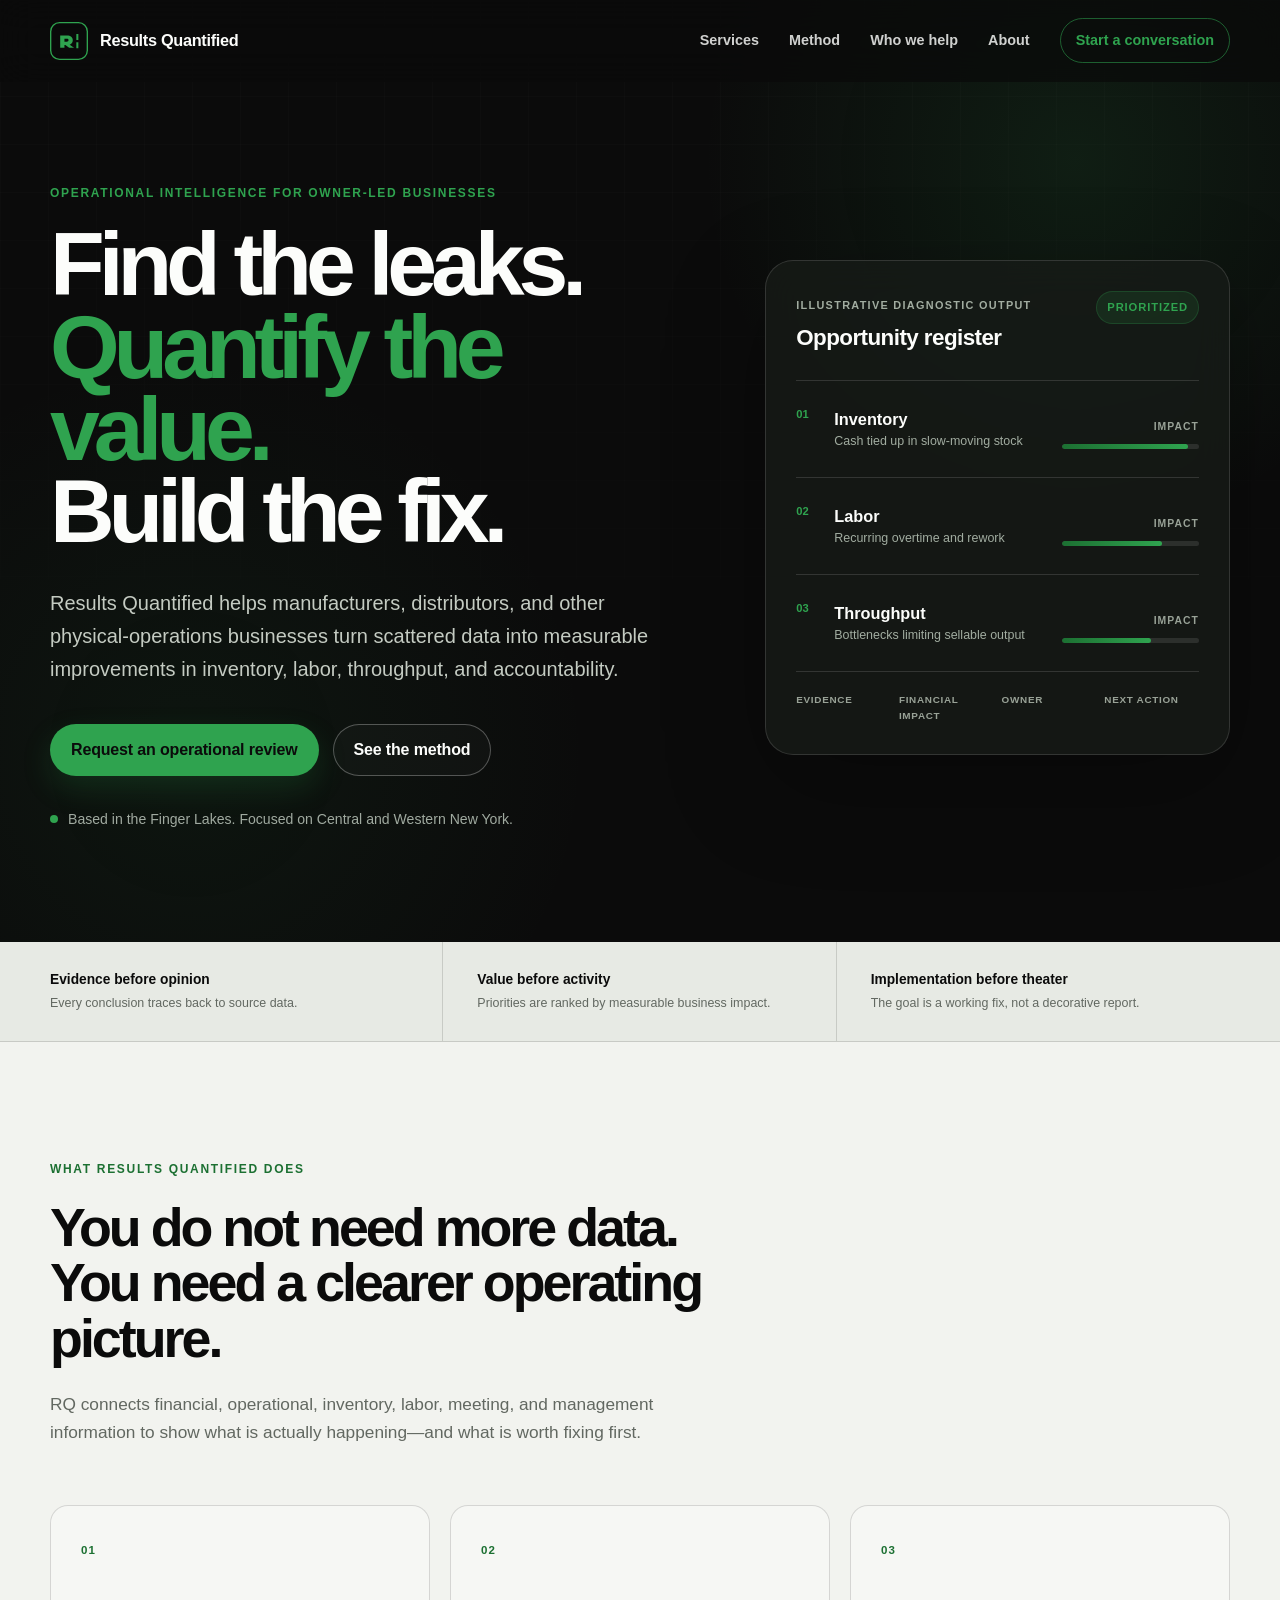
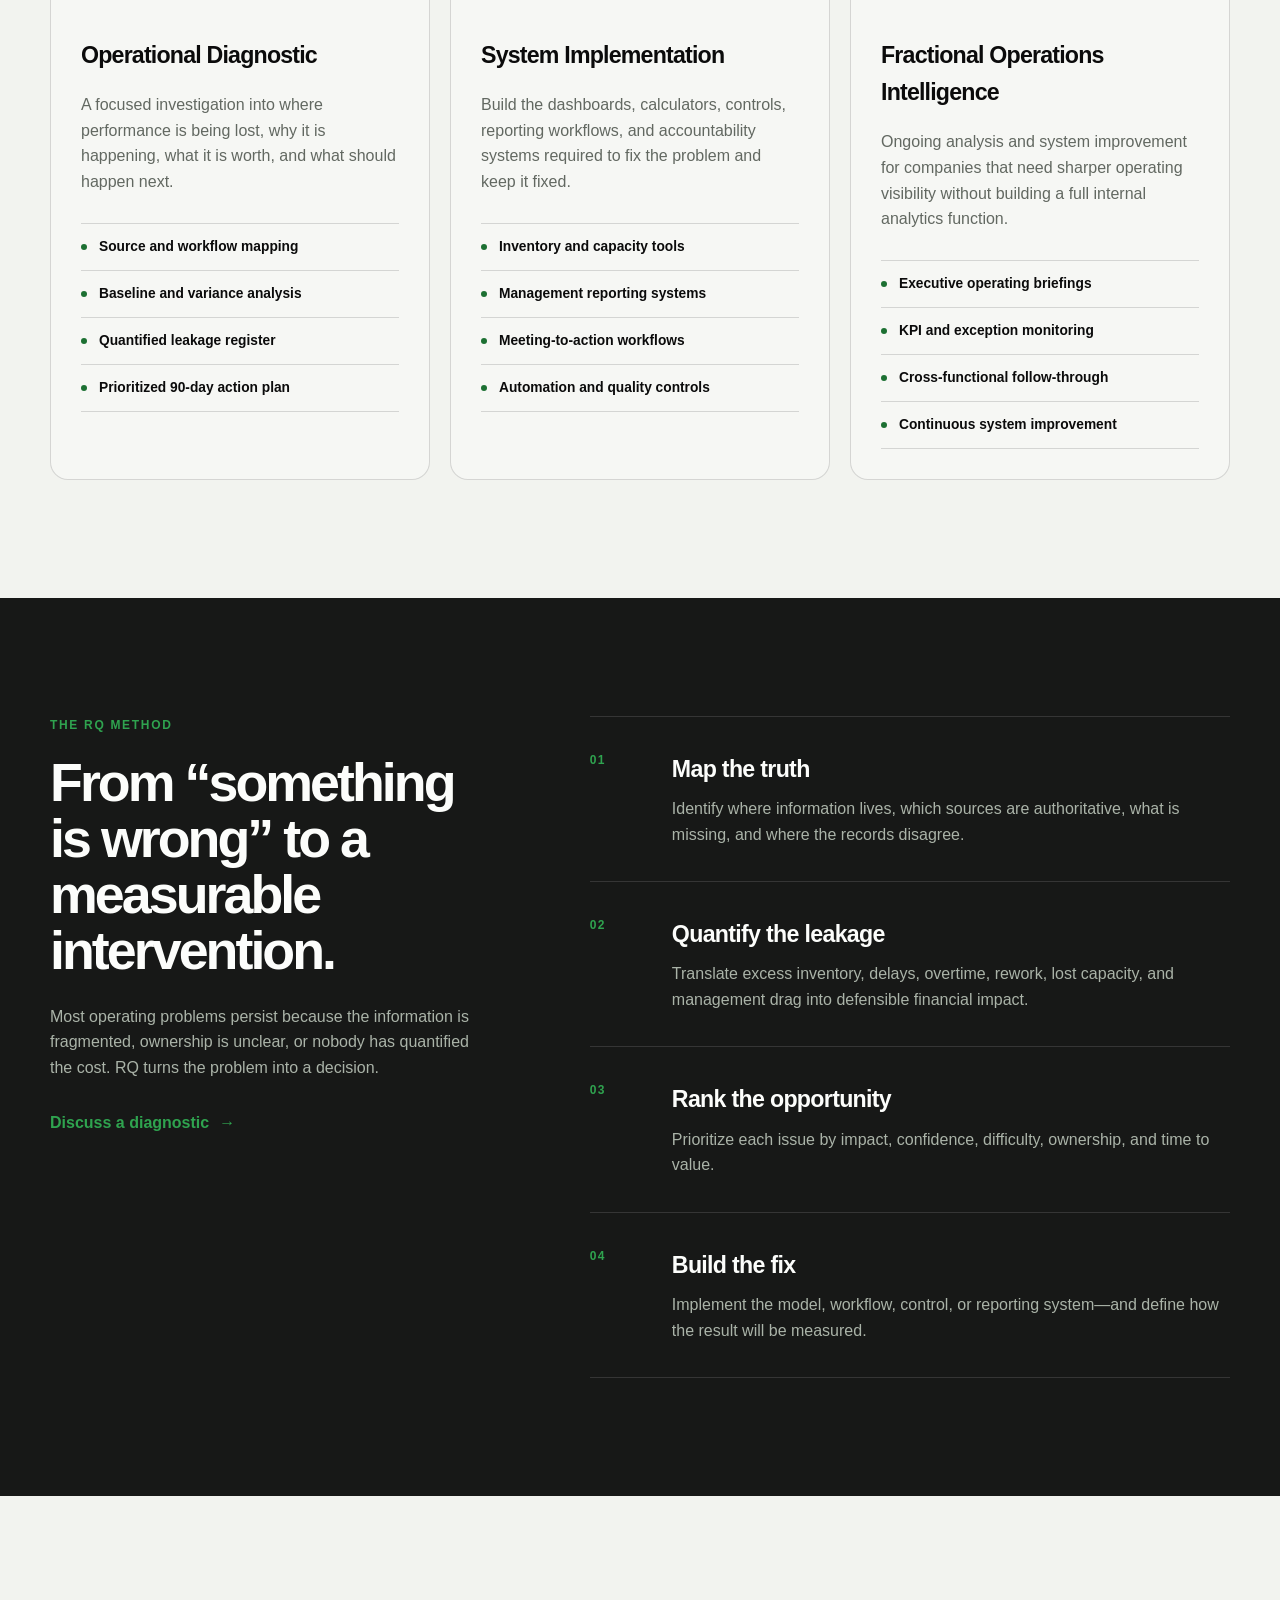
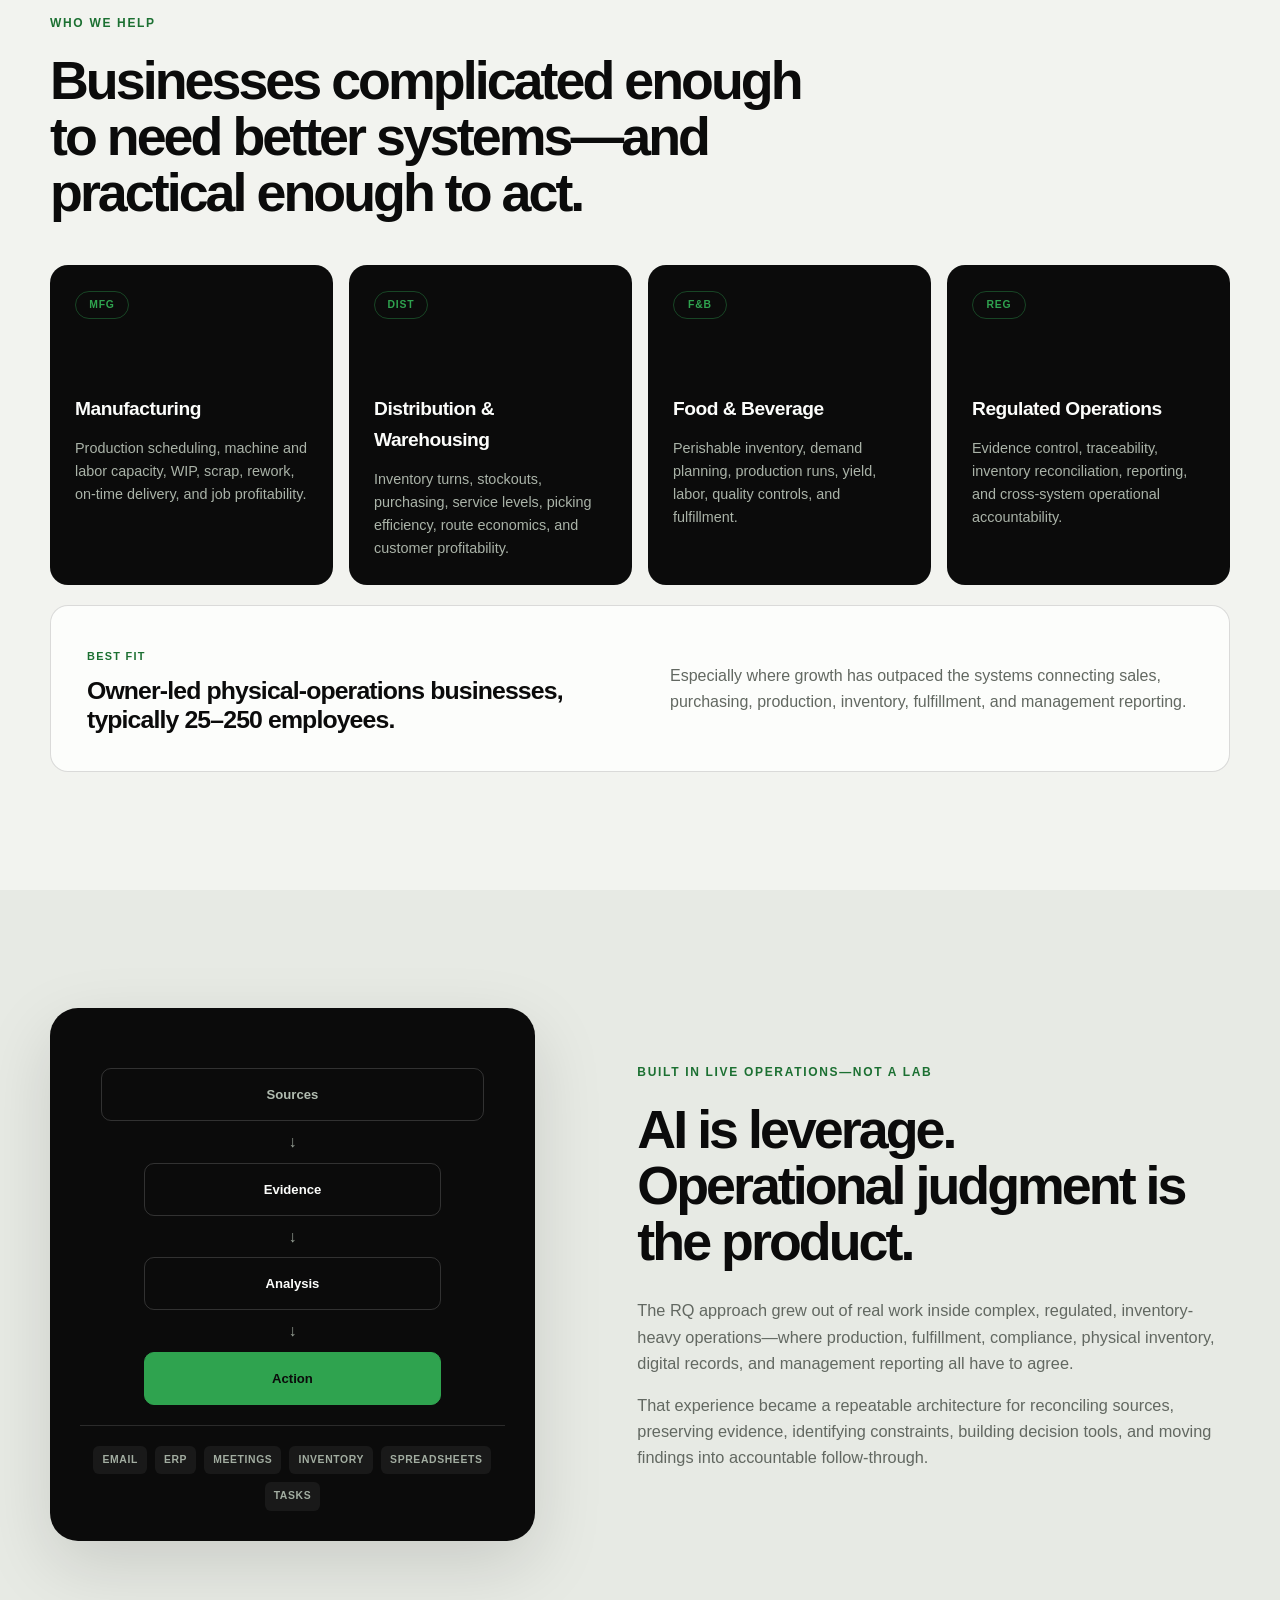
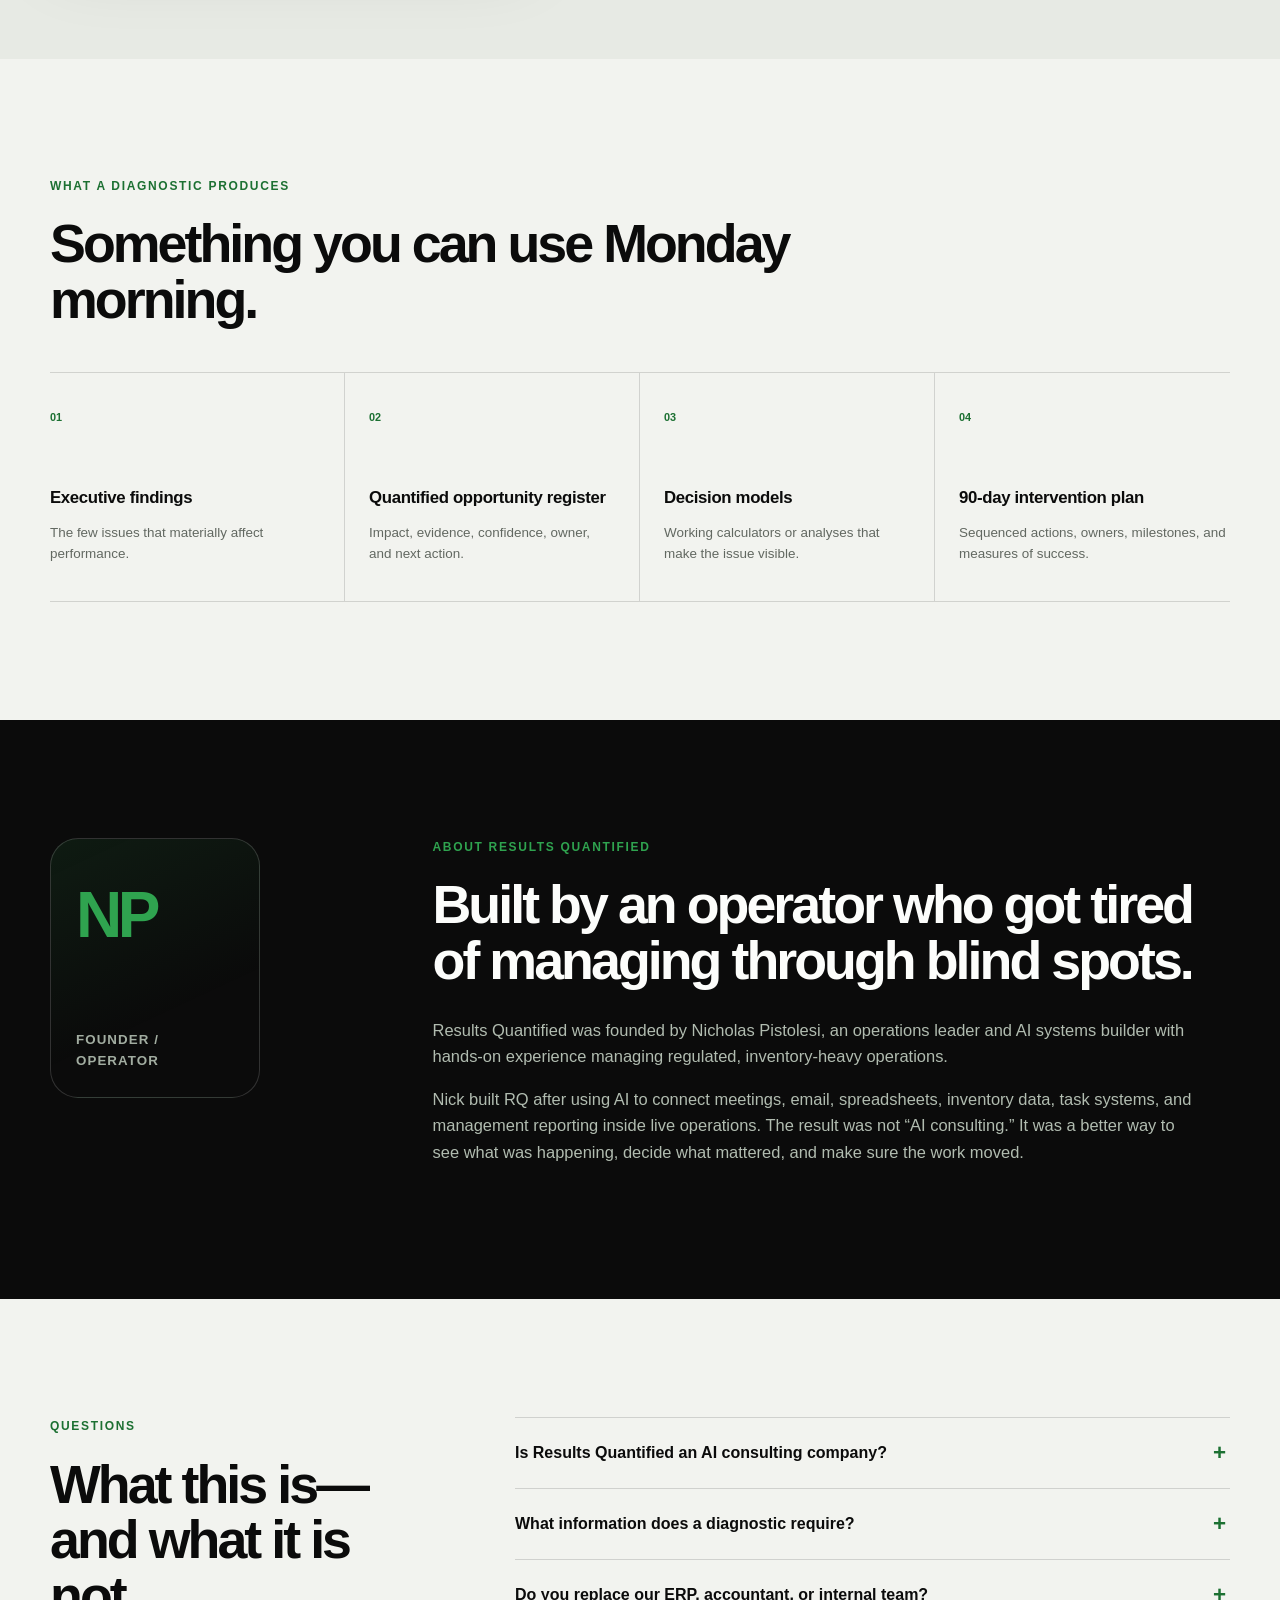
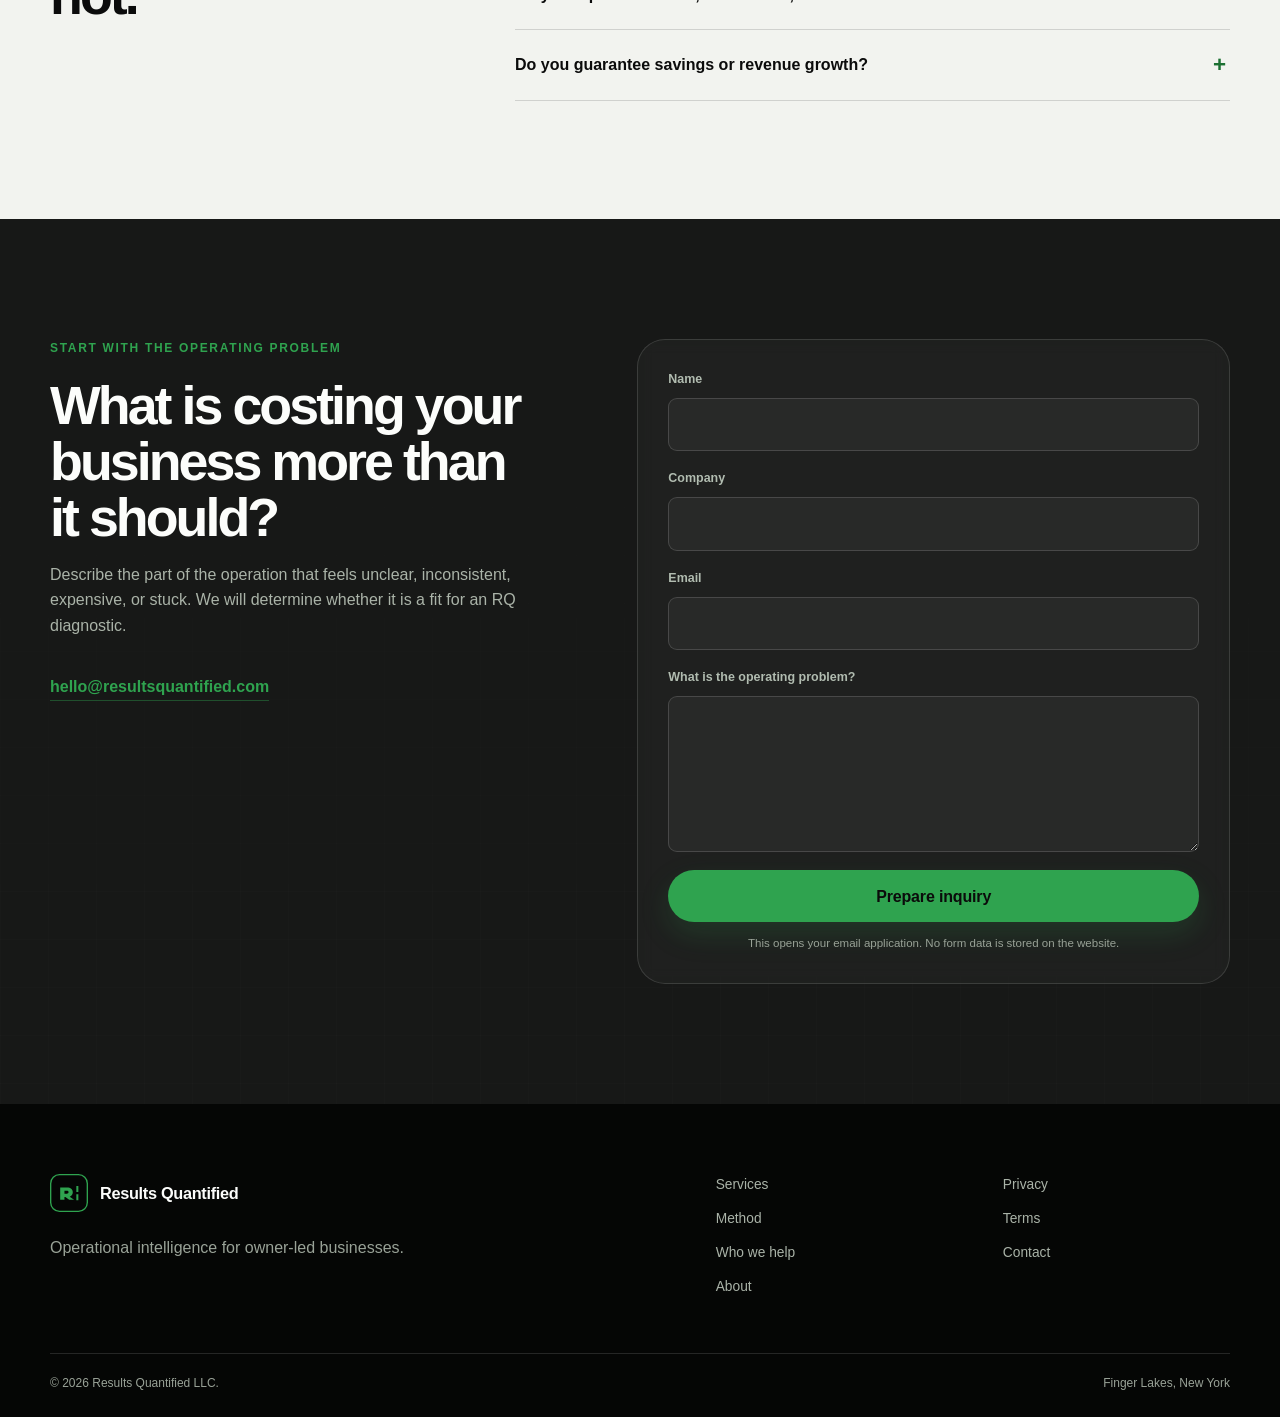
<file: index.html>
<!doctype html>
<html lang="en">
<head>
  <meta charset="utf-8">
  <meta name="viewport" content="width=device-width, initial-scale=1">
  <title>Results Quantified | Operational Intelligence for Owner-Led Businesses</title>
  <meta name="description" content="Results Quantified helps owner-led manufacturers, distributors, and physical-operations businesses find operational leakage, quantify the value, and build the fix.">
  <meta name="robots" content="index, follow">
  <meta name="theme-color" content="#0b0b0b">
  <link rel="canonical" href="https://resultsquantified.com/">
  <link rel="icon" href="/assets/favicon.svg?v=black-green" type="image/svg+xml">
  <link rel="apple-touch-icon" href="/assets/apple-touch-icon.png?v=black-green">
  <link rel="manifest" href="/site.webmanifest">
  <meta property="og:type" content="website">
  <meta property="og:url" content="https://resultsquantified.com/">
  <meta property="og:title" content="Results Quantified">
  <meta property="og:description" content="Find the leaks. Quantify the value. Build the fix.">
  <meta property="og:image" content="https://resultsquantified.com/assets/og-image.png?v=black-green">
  <meta name="twitter:card" content="summary_large_image">
  <meta name="twitter:title" content="Results Quantified">
  <meta name="twitter:description" content="Operational intelligence for owner-led businesses.">
  <meta name="twitter:image" content="https://resultsquantified.com/assets/og-image.png?v=black-green">
  <link rel="stylesheet" href="/styles.css?v=black-green">
  <script type="application/ld+json">
  {
    "@context": "https://schema.org",
    "@type": "ProfessionalService",
    "name": "Results Quantified",
    "url": "https://resultsquantified.com",
    "description": "Operational diagnostics, systems implementation, and ongoing operations intelligence for owner-led physical-operations businesses.",
    "areaServed": ["Central New York", "Western New York", "Finger Lakes", "United States"],
    "founder": {
      "@type": "Person",
      "name": "Nicholas Pistolesi"
    }
  }
  </script>
</head>
<body>
  <a class="skip-link" href="#main">Skip to main content</a>

  <header class="site-header" data-header>
    <div class="container nav-wrap">
      <a class="brand" href="#top" aria-label="Results Quantified home">
        <span class="brand-mark" aria-hidden="true">
          <svg viewBox="0 0 56 56" role="img">
            <rect x="1" y="1" width="54" height="54" rx="13" fill="none" stroke="currentColor" stroke-width="2"/>
            <path d="M15 38V20h10.2c5.1 0 8.4 2.6 8.4 7 0 3.2-1.7 5.4-4.6 6.4L35.5 38h-7.3l-5.5-4.1h-1.4V38H15Zm6.3-9h3.4c1.7 0 2.6-.7 2.6-2.1 0-1.4-.9-2.1-2.6-2.1h-3.4V29Z" fill="currentColor"/>
            <path d="M38.8 17.5h3v9h-3zM38.8 30h3v8.5h-3z" fill="currentColor"/>
          </svg>
        </span>
        <span class="brand-name">Results <strong>Quantified</strong></span>
      </a>

      <button class="menu-toggle" type="button" aria-expanded="false" aria-controls="primary-nav" data-menu-toggle>
        <span></span><span></span><span></span>
        <span class="sr-only">Toggle navigation</span>
      </button>

      <nav class="primary-nav" id="primary-nav" aria-label="Primary navigation" data-nav>
        <a href="#services">Services</a>
        <a href="#method">Method</a>
        <a href="#fit">Who we help</a>
        <a href="#about">About</a>
        <a class="nav-cta" href="#contact">Start a conversation</a>
      </nav>
    </div>
  </header>

  <main id="main">
    <section class="hero" id="top">
      <div class="hero-grid" aria-hidden="true"></div>
      <div class="container hero-layout">
        <div class="hero-copy reveal">
          <p class="eyebrow">Operational intelligence for owner-led businesses</p>
          <h1>Find the leaks.<br><span>Quantify the value.</span><br>Build the fix.</h1>
          <p class="hero-lede">Results Quantified helps manufacturers, distributors, and other physical-operations businesses turn scattered data into measurable improvements in inventory, labor, throughput, and accountability.</p>
          <div class="hero-actions">
            <a class="button button-primary" href="#contact">Request an operational review</a>
            <a class="button button-ghost" href="#method">See the method</a>
          </div>
          <div class="hero-note">
            <span class="pulse-dot" aria-hidden="true"></span>
            Based in the Finger Lakes. Focused on Central and Western New York.
          </div>
        </div>

        <div class="diagnostic-card reveal reveal-delay" aria-label="Illustrative diagnostic output">
          <div class="card-topline">
            <div>
              <span class="mini-label">Illustrative diagnostic output</span>
              <h2>Opportunity register</h2>
            </div>
            <span class="status-pill">Prioritized</span>
          </div>

          <div class="metric-row">
            <div>
              <span class="metric-index">01</span>
              <strong>Inventory</strong>
              <small>Cash tied up in slow-moving stock</small>
            </div>
            <div class="metric-signal">
              <span class="signal-label">Impact</span>
              <div class="signal-track"><span style="--fill: 92%"></span></div>
            </div>
          </div>

          <div class="metric-row">
            <div>
              <span class="metric-index">02</span>
              <strong>Labor</strong>
              <small>Recurring overtime and rework</small>
            </div>
            <div class="metric-signal">
              <span class="signal-label">Impact</span>
              <div class="signal-track"><span style="--fill: 73%"></span></div>
            </div>
          </div>

          <div class="metric-row">
            <div>
              <span class="metric-index">03</span>
              <strong>Throughput</strong>
              <small>Bottlenecks limiting sellable output</small>
            </div>
            <div class="metric-signal">
              <span class="signal-label">Impact</span>
              <div class="signal-track"><span style="--fill: 65%"></span></div>
            </div>
          </div>

          <div class="card-footer">
            <span>Evidence</span>
            <span>Financial impact</span>
            <span>Owner</span>
            <span>Next action</span>
          </div>
        </div>
      </div>
    </section>

    <section class="proof-strip" aria-label="Results Quantified principles">
      <div class="container proof-grid">
        <div><strong>Evidence before opinion</strong><span>Every conclusion traces back to source data.</span></div>
        <div><strong>Value before activity</strong><span>Priorities are ranked by measurable business impact.</span></div>
        <div><strong>Implementation before theater</strong><span>The goal is a working fix, not a decorative report.</span></div>
      </div>
    </section>

    <section class="section section-light" id="services">
      <div class="container">
        <div class="section-heading reveal">
          <p class="eyebrow dark">What Results Quantified does</p>
          <h2>You do not need more data.<br>You need a clearer operating picture.</h2>
          <p>RQ connects financial, operational, inventory, labor, meeting, and management information to show what is actually happening—and what is worth fixing first.</p>
        </div>

        <div class="service-grid">
          <article class="service-card reveal">
            <span class="service-number">01</span>
            <h3>Operational Diagnostic</h3>
            <p>A focused investigation into where performance is being lost, why it is happening, what it is worth, and what should happen next.</p>
            <ul>
              <li>Source and workflow mapping</li>
              <li>Baseline and variance analysis</li>
              <li>Quantified leakage register</li>
              <li>Prioritized 90-day action plan</li>
            </ul>
          </article>

          <article class="service-card reveal reveal-delay-1">
            <span class="service-number">02</span>
            <h3>System Implementation</h3>
            <p>Build the dashboards, calculators, controls, reporting workflows, and accountability systems required to fix the problem and keep it fixed.</p>
            <ul>
              <li>Inventory and capacity tools</li>
              <li>Management reporting systems</li>
              <li>Meeting-to-action workflows</li>
              <li>Automation and quality controls</li>
            </ul>
          </article>

          <article class="service-card reveal reveal-delay-2">
            <span class="service-number">03</span>
            <h3>Fractional Operations Intelligence</h3>
            <p>Ongoing analysis and system improvement for companies that need sharper operating visibility without building a full internal analytics function.</p>
            <ul>
              <li>Executive operating briefings</li>
              <li>KPI and exception monitoring</li>
              <li>Cross-functional follow-through</li>
              <li>Continuous system improvement</li>
            </ul>
          </article>
        </div>
      </div>
    </section>

    <section class="section section-dark" id="method">
      <div class="container method-layout">
        <div class="method-intro reveal">
          <p class="eyebrow">The RQ method</p>
          <h2>From “something is wrong” to a measurable intervention.</h2>
          <p>Most operating problems persist because the information is fragmented, ownership is unclear, or nobody has quantified the cost. RQ turns the problem into a decision.</p>
          <a class="text-link" href="#contact">Discuss a diagnostic <span aria-hidden="true">→</span></a>
        </div>

        <ol class="method-steps">
          <li class="reveal">
            <span>01</span>
            <div><h3>Map the truth</h3><p>Identify where information lives, which sources are authoritative, what is missing, and where the records disagree.</p></div>
          </li>
          <li class="reveal reveal-delay-1">
            <span>02</span>
            <div><h3>Quantify the leakage</h3><p>Translate excess inventory, delays, overtime, rework, lost capacity, and management drag into defensible financial impact.</p></div>
          </li>
          <li class="reveal reveal-delay-2">
            <span>03</span>
            <div><h3>Rank the opportunity</h3><p>Prioritize each issue by impact, confidence, difficulty, ownership, and time to value.</p></div>
          </li>
          <li class="reveal reveal-delay-3">
            <span>04</span>
            <div><h3>Build the fix</h3><p>Implement the model, workflow, control, or reporting system—and define how the result will be measured.</p></div>
          </li>
        </ol>
      </div>
    </section>

    <section class="section section-light fit-section" id="fit">
      <div class="container">
        <div class="section-heading compact reveal">
          <p class="eyebrow dark">Who we help</p>
          <h2>Businesses complicated enough to need better systems—and practical enough to act.</h2>
        </div>

        <div class="fit-grid">
          <article class="fit-card reveal">
            <span class="fit-icon">MFG</span>
            <h3>Manufacturing</h3>
            <p>Production scheduling, machine and labor capacity, WIP, scrap, rework, on-time delivery, and job profitability.</p>
          </article>
          <article class="fit-card reveal reveal-delay-1">
            <span class="fit-icon">DIST</span>
            <h3>Distribution & Warehousing</h3>
            <p>Inventory turns, stockouts, purchasing, service levels, picking efficiency, route economics, and customer profitability.</p>
          </article>
          <article class="fit-card reveal reveal-delay-2">
            <span class="fit-icon">F&amp;B</span>
            <h3>Food & Beverage</h3>
            <p>Perishable inventory, demand planning, production runs, yield, labor, quality controls, and fulfillment.</p>
          </article>
          <article class="fit-card reveal reveal-delay-3">
            <span class="fit-icon">REG</span>
            <h3>Regulated Operations</h3>
            <p>Evidence control, traceability, inventory reconciliation, reporting, and cross-system operational accountability.</p>
          </article>
        </div>

        <div class="fit-callout reveal">
          <div>
            <span class="mini-label dark-label">Best fit</span>
            <h3>Owner-led physical-operations businesses, typically 25–250 employees.</h3>
          </div>
          <p>Especially where growth has outpaced the systems connecting sales, purchasing, production, inventory, fulfillment, and management reporting.</p>
        </div>
      </div>
    </section>

    <section class="section built-section">
      <div class="container built-layout">
        <div class="built-visual reveal" aria-hidden="true">
          <div class="system-map">
            <div class="map-node map-node-source">Sources</div>
            <div class="map-arrow">↓</div>
            <div class="map-node">Evidence</div>
            <div class="map-arrow">↓</div>
            <div class="map-node">Analysis</div>
            <div class="map-arrow">↓</div>
            <div class="map-node map-node-accent">Action</div>
          </div>
          <div class="system-tags">
            <span>Email</span><span>ERP</span><span>Meetings</span><span>Inventory</span><span>Spreadsheets</span><span>Tasks</span>
          </div>
        </div>
        <div class="built-copy reveal reveal-delay">
          <p class="eyebrow dark">Built in live operations—not a lab</p>
          <h2>AI is leverage. Operational judgment is the product.</h2>
          <p>The RQ approach grew out of real work inside complex, regulated, inventory-heavy operations—where production, fulfillment, compliance, physical inventory, digital records, and management reporting all have to agree.</p>
          <p>That experience became a repeatable architecture for reconciling sources, preserving evidence, identifying constraints, building decision tools, and moving findings into accountable follow-through.</p>
        </div>
      </div>
    </section>

    <section class="section section-light deliverables-section">
      <div class="container">
        <div class="section-heading compact reveal">
          <p class="eyebrow dark">What a diagnostic produces</p>
          <h2>Something you can use Monday morning.</h2>
        </div>
        <div class="deliverables-grid">
          <div class="deliverable reveal"><span>01</span><h3>Executive findings</h3><p>The few issues that materially affect performance.</p></div>
          <div class="deliverable reveal reveal-delay-1"><span>02</span><h3>Quantified opportunity register</h3><p>Impact, evidence, confidence, owner, and next action.</p></div>
          <div class="deliverable reveal reveal-delay-2"><span>03</span><h3>Decision models</h3><p>Working calculators or analyses that make the issue visible.</p></div>
          <div class="deliverable reveal reveal-delay-3"><span>04</span><h3>90-day intervention plan</h3><p>Sequenced actions, owners, milestones, and measures of success.</p></div>
        </div>
      </div>
    </section>

    <section class="section about-section" id="about">
      <div class="container about-layout">
        <div class="about-label reveal">
          <span>NP</span>
          <small>Founder / Operator</small>
        </div>
        <div class="about-copy reveal reveal-delay">
          <p class="eyebrow">About Results Quantified</p>
          <h2>Built by an operator who got tired of managing through blind spots.</h2>
          <p>Results Quantified was founded by Nicholas Pistolesi, an operations leader and AI systems builder with hands-on experience managing regulated, inventory-heavy operations.</p>
          <p>Nick built RQ after using AI to connect meetings, email, spreadsheets, inventory data, task systems, and management reporting inside live operations. The result was not “AI consulting.” It was a better way to see what was happening, decide what mattered, and make sure the work moved.</p>
        </div>
      </div>
    </section>

    <section class="section faq-section section-light">
      <div class="container faq-layout">
        <div class="section-heading compact reveal">
          <p class="eyebrow dark">Questions</p>
          <h2>What this is—and what it is not.</h2>
        </div>
        <div class="faq-list">
          <details class="reveal">
            <summary>Is Results Quantified an AI consulting company?</summary>
            <p>AI is part of the leverage, not the thing being sold. The product is operational clarity, quantified opportunity, better systems, and measurable follow-through.</p>
          </details>
          <details class="reveal reveal-delay-1">
            <summary>What information does a diagnostic require?</summary>
            <p>It depends on the problem, but may include order, inventory, purchasing, labor, production, financial, meeting, task, or management-reporting data. Scope and access are defined before work begins.</p>
          </details>
          <details class="reveal reveal-delay-2">
            <summary>Do you replace our ERP, accountant, or internal team?</summary>
            <p>No. RQ works across the systems and people you already have, identifies the gaps between them, and builds the operating layer needed to make the information useful.</p>
          </details>
          <details class="reveal reveal-delay-3">
            <summary>Do you guarantee savings or revenue growth?</summary>
            <p>No responsible diagnostic can guarantee an outcome before the evidence is reviewed. RQ separates verified findings, estimates, assumptions, and unresolved questions so decisions are based on what the data actually supports.</p>
          </details>
        </div>
      </div>
    </section>

    <section class="contact-section" id="contact">
      <div class="contact-grid" aria-hidden="true"></div>
      <div class="container contact-layout">
        <div class="contact-copy reveal">
          <p class="eyebrow">Start with the operating problem</p>
          <h2>What is costing your business more than it should?</h2>
          <p>Describe the part of the operation that feels unclear, inconsistent, expensive, or stuck. We will determine whether it is a fit for an RQ diagnostic.</p>
          <a class="contact-email" href="mailto:hello@resultsquantified.com">hello@resultsquantified.com</a>
        </div>

        <form class="contact-form reveal reveal-delay" id="contact-form">
          <div class="form-row">
            <label for="name">Name</label>
            <input id="name" name="name" autocomplete="name" required>
          </div>
          <div class="form-row">
            <label for="company">Company</label>
            <input id="company" name="company" autocomplete="organization" required>
          </div>
          <div class="form-row">
            <label for="email">Email</label>
            <input id="email" name="email" type="email" autocomplete="email" required>
          </div>
          <div class="form-row">
            <label for="problem">What is the operating problem?</label>
            <textarea id="problem" name="problem" rows="5" required></textarea>
          </div>
          <button class="button button-primary form-button" type="submit">Prepare inquiry</button>
          <p class="form-note">This opens your email application. No form data is stored on the website.</p>
        </form>
      </div>
    </section>
  </main>

  <footer class="site-footer">
    <div class="container footer-grid">
      <div>
        <a class="brand footer-brand" href="#top">
          <span class="brand-mark" aria-hidden="true">
            <svg viewBox="0 0 56 56"><rect x="1" y="1" width="54" height="54" rx="13" fill="none" stroke="currentColor" stroke-width="2"/><path d="M15 38V20h10.2c5.1 0 8.4 2.6 8.4 7 0 3.2-1.7 5.4-4.6 6.4L35.5 38h-7.3l-5.5-4.1h-1.4V38H15Zm6.3-9h3.4c1.7 0 2.6-.7 2.6-2.1 0-1.4-.9-2.1-2.6-2.1h-3.4V29Z" fill="currentColor"/><path d="M38.8 17.5h3v9h-3zM38.8 30h3v8.5h-3z" fill="currentColor"/></svg>
          </span>
          <span class="brand-name">Results <strong>Quantified</strong></span>
        </a>
        <p>Operational intelligence for owner-led businesses.</p>
      </div>
      <div class="footer-links">
        <a href="#services">Services</a>
        <a href="#method">Method</a>
        <a href="#fit">Who we help</a>
        <a href="#about">About</a>
      </div>
      <div class="footer-links">
        <a href="/privacy.html">Privacy</a>
        <a href="/terms.html">Terms</a>
        <a href="mailto:hello@resultsquantified.com">Contact</a>
      </div>
    </div>
    <div class="container footer-bottom">
      <span>© <span data-year></span> Results Quantified LLC.</span>
      <span>Finger Lakes, New York</span>
    </div>
  </footer>

  <script src="/script.js" defer></script>
</body>
</html>
</file>
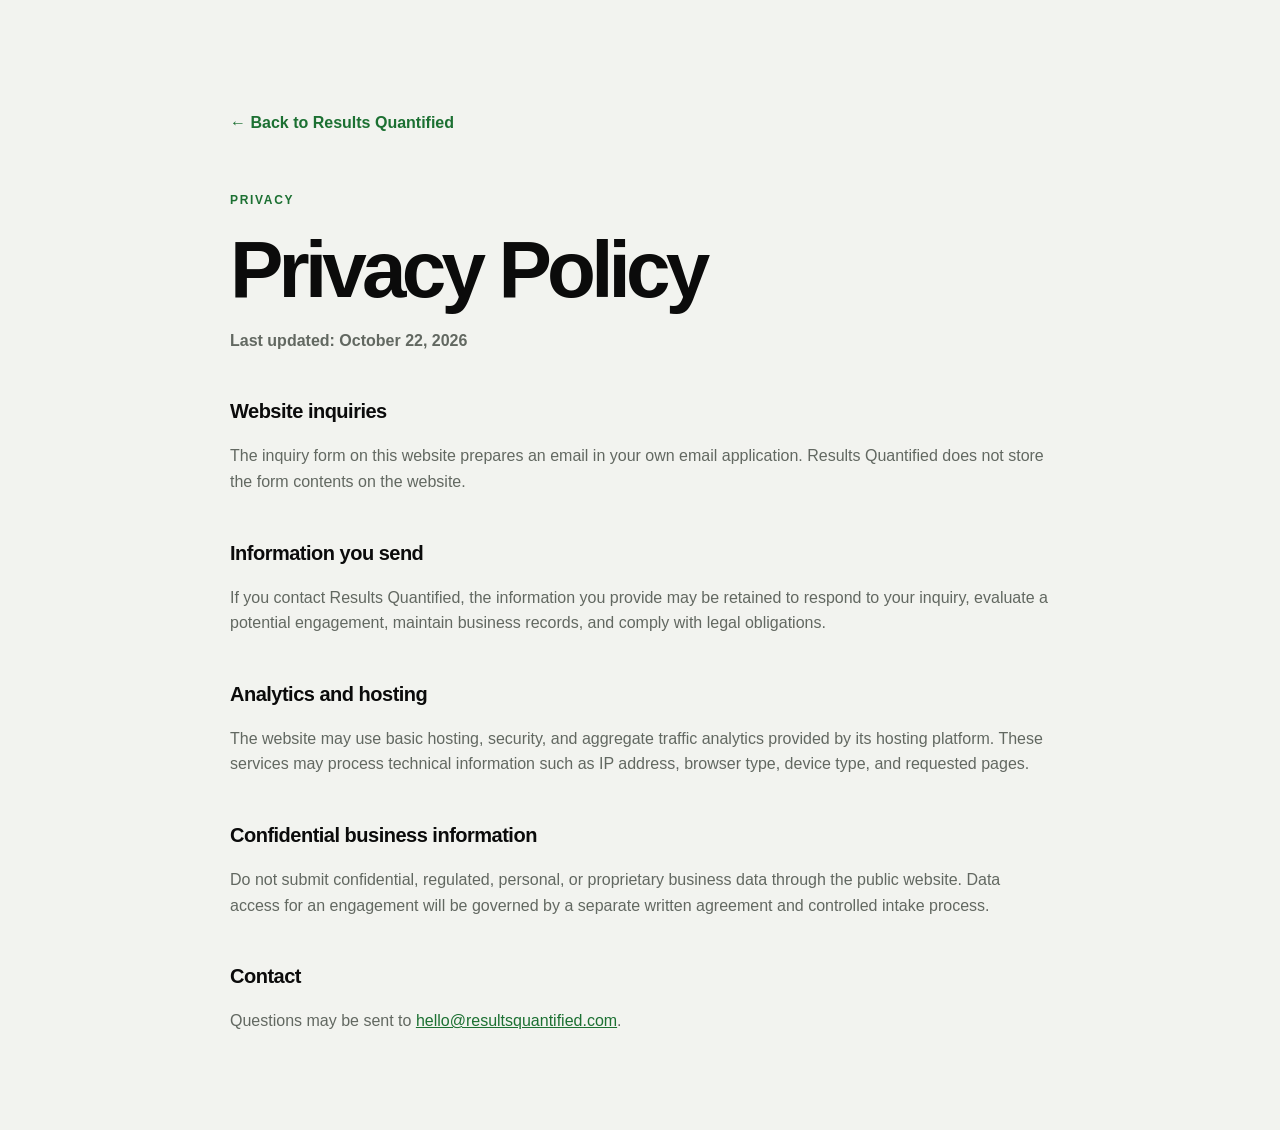
<file: privacy.html>
<!doctype html>
<html lang="en">
<head>
  <meta charset="utf-8">
  <meta name="viewport" content="width=device-width, initial-scale=1">
  <title>Privacy | Results Quantified</title>
  <meta name="robots" content="index, follow">
  <link rel="canonical" href="https://resultsquantified.com/privacy.html">
  <link rel="icon" href="/assets/favicon.svg?v=black-green" type="image/svg+xml">
  <link rel="stylesheet" href="/styles.css?v=black-green">
</head>
<body>
  <main class="legal-page">
    <div class="container legal-wrap">
      <a class="text-link" href="/">← Back to Results Quantified</a>
      <p class="eyebrow dark">Privacy</p>
      <h1>Privacy Policy</h1>
      <p><strong>Last updated: October 22, 2026</strong></p>
      <h2>Website inquiries</h2>
      <p>The inquiry form on this website prepares an email in your own email application. Results Quantified does not store the form contents on the website.</p>
      <h2>Information you send</h2>
      <p>If you contact Results Quantified, the information you provide may be retained to respond to your inquiry, evaluate a potential engagement, maintain business records, and comply with legal obligations.</p>
      <h2>Analytics and hosting</h2>
      <p>The website may use basic hosting, security, and aggregate traffic analytics provided by its hosting platform. These services may process technical information such as IP address, browser type, device type, and requested pages.</p>
      <h2>Confidential business information</h2>
      <p>Do not submit confidential, regulated, personal, or proprietary business data through the public website. Data access for an engagement will be governed by a separate written agreement and controlled intake process.</p>
      <h2>Contact</h2>
      <p>Questions may be sent to <a href="mailto:hello@resultsquantified.com">hello@resultsquantified.com</a>.</p>
    </div>
  </main>
</body>
</html>
</file>
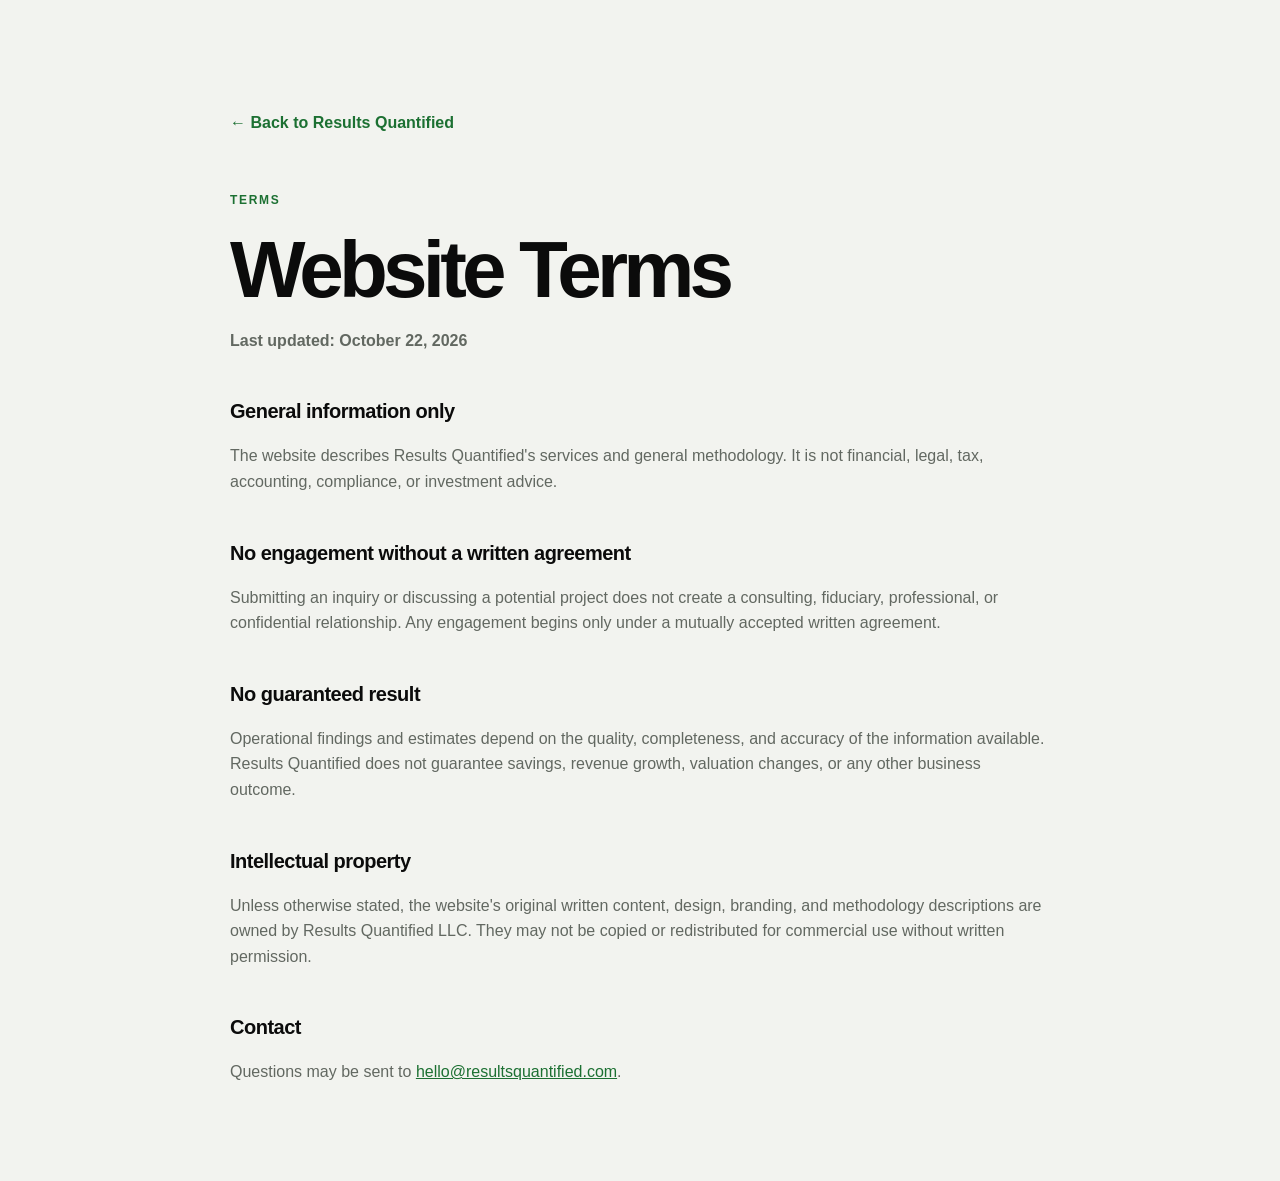
<file: terms.html>
<!doctype html>
<html lang="en">
<head>
  <meta charset="utf-8">
  <meta name="viewport" content="width=device-width, initial-scale=1">
  <title>Terms | Results Quantified</title>
  <meta name="robots" content="index, follow">
  <link rel="canonical" href="https://resultsquantified.com/terms.html">
  <link rel="icon" href="/assets/favicon.svg?v=black-green" type="image/svg+xml">
  <link rel="stylesheet" href="/styles.css?v=black-green">
</head>
<body>
  <main class="legal-page">
    <div class="container legal-wrap">
      <a class="text-link" href="/">← Back to Results Quantified</a>
      <p class="eyebrow dark">Terms</p>
      <h1>Website Terms</h1>
      <p><strong>Last updated: October 22, 2026</strong></p>
      <h2>General information only</h2>
      <p>The website describes Results Quantified's services and general methodology. It is not financial, legal, tax, accounting, compliance, or investment advice.</p>
      <h2>No engagement without a written agreement</h2>
      <p>Submitting an inquiry or discussing a potential project does not create a consulting, fiduciary, professional, or confidential relationship. Any engagement begins only under a mutually accepted written agreement.</p>
      <h2>No guaranteed result</h2>
      <p>Operational findings and estimates depend on the quality, completeness, and accuracy of the information available. Results Quantified does not guarantee savings, revenue growth, valuation changes, or any other business outcome.</p>
      <h2>Intellectual property</h2>
      <p>Unless otherwise stated, the website's original written content, design, branding, and methodology descriptions are owned by Results Quantified LLC. They may not be copied or redistributed for commercial use without written permission.</p>
      <h2>Contact</h2>
      <p>Questions may be sent to <a href="mailto:hello@resultsquantified.com">hello@resultsquantified.com</a>.</p>
    </div>
  </main>
</body>
</html>
</file>
<file: styles.css>
:root {
  --ink: #0b0b0b;
  --ink-soft: #171817;
  --paper: #f2f3ef;
  --paper-2: #e7eae4;
  --white: #fcfdfb;
  --muted: #626861;
  --muted-light: #adb4ac;
  --line: rgba(11, 11, 11, 0.14);
  --line-light: rgba(255,255,255,0.13);
  --accent: #2fa34f;
  --accent-dark: #1c7032;
  --accent-soft: rgba(47, 163, 79, 0.13);
  --danger: #e18b6b;
  --radius: 18px;
  --radius-lg: 28px;
  --shadow: 0 24px 70px rgba(0, 0, 0, 0.13);
  --container: 1180px;
  --header-h: 82px;
}

* { box-sizing: border-box; }
html { scroll-behavior: smooth; }
body {
  margin: 0;
  color: var(--ink);
  background: var(--paper);
  font-family: Inter, ui-sans-serif, -apple-system, BlinkMacSystemFont, "Segoe UI", Helvetica, Arial, sans-serif;
  line-height: 1.6;
  -webkit-font-smoothing: antialiased;
  text-rendering: optimizeLegibility;
}
body.nav-open { overflow: hidden; }
a { color: inherit; }
img, svg { display: block; max-width: 100%; }
button, input, textarea { font: inherit; }
button { cursor: pointer; }

.skip-link {
  position: fixed;
  left: 16px;
  top: -80px;
  z-index: 999;
  background: var(--accent);
  color: var(--ink);
  padding: 12px 18px;
  border-radius: 8px;
  font-weight: 800;
  transition: top .2s ease;
}
.skip-link:focus { top: 16px; }
.sr-only {
  position: absolute !important;
  width: 1px !important;
  height: 1px !important;
  padding: 0 !important;
  margin: -1px !important;
  overflow: hidden !important;
  clip: rect(0,0,0,0) !important;
  white-space: nowrap !important;
  border: 0 !important;
}

.container {
  width: min(calc(100% - 40px), var(--container));
  margin-inline: auto;
}

.site-header {
  position: fixed;
  inset: 0 0 auto;
  z-index: 100;
  height: var(--header-h);
  color: var(--white);
  background: rgba(11, 11, 11, 0.72);
  border-bottom: 1px solid transparent;
  backdrop-filter: blur(18px);
  -webkit-backdrop-filter: blur(18px);
  transition: background .25s ease, border-color .25s ease, height .25s ease;
}
.site-header.scrolled {
  height: 70px;
  background: rgba(11, 11, 11, 0.94);
  border-color: var(--line-light);
}
.nav-wrap {
  height: 100%;
  display: flex;
  align-items: center;
  justify-content: space-between;
}
.brand {
  display: inline-flex;
  align-items: center;
  gap: 12px;
  text-decoration: none;
  font-weight: 600;
  letter-spacing: -0.02em;
}
.brand-mark { width: 38px; height: 38px; color: var(--accent); }
.brand-name { font-size: 1.02rem; }
.brand-name strong { font-weight: 800; }
.primary-nav {
  display: flex;
  align-items: center;
  gap: 30px;
  font-size: .9rem;
  font-weight: 650;
}
.primary-nav a { text-decoration: none; opacity: .82; transition: opacity .2s ease, color .2s ease; }
.primary-nav a:hover, .primary-nav a:focus-visible { opacity: 1; color: var(--accent); }
.primary-nav .nav-cta {
  opacity: 1;
  border: 1px solid rgba(47, 163, 79, .55);
  padding: 10px 15px;
  border-radius: 999px;
  color: var(--accent);
}
.menu-toggle {
  display: none;
  width: 44px;
  height: 44px;
  border: 0;
  background: transparent;
  color: var(--white);
  padding: 10px;
}
.menu-toggle span:not(.sr-only) { display: block; height: 2px; background: currentColor; margin: 5px 0; transition: transform .2s ease, opacity .2s ease; }

.hero {
  position: relative;
  min-height: 820px;
  overflow: hidden;
  color: var(--white);
  background:
    radial-gradient(circle at 84% 17%, rgba(47, 163, 79,.12), transparent 28%),
    radial-gradient(circle at 15% 80%, rgba(47, 163, 79,.07), transparent 30%),
    var(--ink);
  padding: 184px 0 112px;
}
.hero-grid, .contact-grid {
  position: absolute;
  inset: 0;
  opacity: .45;
  background-image:
    linear-gradient(rgba(255,255,255,.035) 1px, transparent 1px),
    linear-gradient(90deg, rgba(255,255,255,.035) 1px, transparent 1px);
  background-size: 48px 48px;
  mask-image: linear-gradient(to bottom, #000, transparent 85%);
}
.hero-layout {
  position: relative;
  display: grid;
  grid-template-columns: minmax(0, 1.05fr) minmax(380px, .78fr);
  gap: clamp(50px, 7vw, 100px);
  align-items: center;
}
.eyebrow {
  margin: 0 0 20px;
  color: var(--accent);
  font-size: .75rem;
  font-weight: 800;
  letter-spacing: .14em;
  text-transform: uppercase;
}
.eyebrow.dark { color: var(--accent-dark); }
.hero h1 {
  margin: 0;
  max-width: 800px;
  font-size: clamp(3.7rem, 7vw, 7.2rem);
  line-height: .92;
  letter-spacing: -.068em;
  font-weight: 760;
}
.hero h1 span { color: var(--accent); }
.hero-lede {
  max-width: 690px;
  margin: 34px 0 0;
  color: #c4cbc2;
  font-size: clamp(1.05rem, 1.6vw, 1.25rem);
  line-height: 1.65;
}
.hero-actions { display: flex; flex-wrap: wrap; gap: 14px; margin-top: 38px; }
.button {
  display: inline-flex;
  align-items: center;
  justify-content: center;
  min-height: 52px;
  padding: 12px 20px;
  border-radius: 999px;
  border: 1px solid transparent;
  text-decoration: none;
  font-weight: 800;
  letter-spacing: -.01em;
  transition: transform .2s ease, box-shadow .2s ease, background .2s ease, border-color .2s ease;
}
.button:hover { transform: translateY(-2px); }
.button-primary { background: var(--accent); color: var(--ink); box-shadow: 0 12px 30px rgba(47, 163, 79,.18); }
.button-primary:hover { box-shadow: 0 15px 36px rgba(47, 163, 79,.3); }
.button-ghost { color: var(--white); border-color: rgba(255,255,255,.28); background: rgba(255,255,255,.025); }
.button-ghost:hover { border-color: rgba(255,255,255,.55); }
.hero-note { display: flex; align-items: center; gap: 10px; margin-top: 32px; color: #a0aaa0; font-size: .88rem; }
.pulse-dot { width: 8px; height: 8px; border-radius: 50%; background: var(--accent); box-shadow: 0 0 0 0 rgba(47, 163, 79,.5); animation: pulse 2.2s infinite; }
@keyframes pulse { 70% { box-shadow: 0 0 0 9px rgba(47, 163, 79,0); } 100% { box-shadow: 0 0 0 0 rgba(47, 163, 79,0); } }

.diagnostic-card {
  background: rgba(24, 28, 24, .78);
  border: 1px solid rgba(255,255,255,.13);
  border-radius: var(--radius-lg);
  padding: 30px;
  box-shadow: 0 32px 100px rgba(0,0,0,.28);
  backdrop-filter: blur(18px);
  -webkit-backdrop-filter: blur(18px);
}
.card-topline { display: flex; justify-content: space-between; gap: 20px; align-items: flex-start; padding-bottom: 24px; border-bottom: 1px solid var(--line-light); }
.card-topline h2 { margin: 4px 0 0; font-size: 1.4rem; letter-spacing: -.025em; }
.mini-label { color: #a2ada1; font-size: .68rem; font-weight: 800; letter-spacing: .12em; text-transform: uppercase; }
.status-pill { flex: 0 0 auto; color: var(--accent); background: var(--accent-soft); border: 1px solid rgba(47, 163, 79,.24); border-radius: 999px; padding: 7px 10px; font-size: .7rem; font-weight: 800; text-transform: uppercase; letter-spacing: .08em; }
.metric-row { display: grid; grid-template-columns: 1.25fr .7fr; gap: 20px; align-items: end; padding: 25px 0; border-bottom: 1px solid var(--line-light); }
.metric-row > div:first-child { display: grid; grid-template-columns: 38px 1fr; }
.metric-row strong { font-size: 1.02rem; }
.metric-row small { grid-column: 2; color: #a2ada1; font-size: .78rem; }
.metric-index { color: var(--accent); font-size: .7rem; font-weight: 800; }
.metric-signal { padding-bottom: 3px; }
.signal-label { display: block; margin-bottom: 8px; text-align: right; color: #99a297; font-size: .65rem; font-weight: 700; text-transform: uppercase; letter-spacing: .1em; }
.signal-track { height: 5px; overflow: hidden; border-radius: 999px; background: rgba(255,255,255,.1); }
.signal-track span { display: block; width: var(--fill); height: 100%; border-radius: inherit; background: linear-gradient(90deg, var(--accent-dark), var(--accent)); transform-origin: left; animation: loadbar 1.2s .35s ease both; }
@keyframes loadbar { from { transform: scaleX(0); } to { transform: scaleX(1); } }
.card-footer { display: grid; grid-template-columns: repeat(4,1fr); gap: 8px; padding-top: 20px; color: #99a297; font-size: .62rem; font-weight: 800; letter-spacing: .07em; text-transform: uppercase; }

.proof-strip { background: var(--paper-2); border-bottom: 1px solid var(--line); }
.proof-grid { display: grid; grid-template-columns: repeat(3,1fr); }
.proof-grid > div { padding: 27px 34px; border-right: 1px solid var(--line); }
.proof-grid > div:first-child { padding-left: 0; }
.proof-grid > div:last-child { border-right: 0; padding-right: 0; }
.proof-grid strong, .proof-grid span { display: block; }
.proof-grid strong { font-size: .86rem; }
.proof-grid span { margin-top: 3px; color: var(--muted); font-size: .78rem; }

.section { padding: 118px 0; }
.section-light { background: var(--paper); }
.section-dark { color: var(--white); background: var(--ink-soft); }
.section-heading { max-width: 830px; margin-bottom: 58px; }
.section-heading.compact { max-width: 760px; margin-bottom: 44px; }
.section-heading h2, .method-intro h2, .built-copy h2, .about-copy h2, .contact-copy h2 {
  margin: 0;
  font-size: clamp(2.4rem, 4.2vw, 4.4rem);
  line-height: 1.04;
  letter-spacing: -.055em;
}
.section-heading > p:last-child { max-width: 690px; margin: 24px 0 0; color: var(--muted); font-size: 1.08rem; }

.service-grid { display: grid; grid-template-columns: repeat(3,1fr); gap: 20px; }
.service-card { min-height: 460px; padding: 30px; border: 1px solid var(--line); border-radius: var(--radius); background: rgba(255,255,255,.34); transition: transform .25s ease, box-shadow .25s ease, background .25s ease; }
.service-card:hover { transform: translateY(-5px); box-shadow: var(--shadow); background: var(--white); }
.service-number { color: var(--accent-dark); font-size: .72rem; font-weight: 850; letter-spacing: .1em; }
.service-card h3 { margin: 76px 0 18px; font-size: 1.45rem; letter-spacing: -.035em; }
.service-card p { color: var(--muted); }
.service-card ul { list-style: none; padding: 0; margin: 28px 0 0; border-top: 1px solid var(--line); }
.service-card li { position: relative; padding: 12px 0 12px 18px; border-bottom: 1px solid var(--line); font-size: .86rem; font-weight: 650; }
.service-card li::before { content: ""; position: absolute; left: 0; top: 20px; width: 6px; height: 6px; border-radius: 50%; background: var(--accent-dark); }

.method-layout { display: grid; grid-template-columns: .82fr 1.2fr; gap: clamp(50px, 8vw, 110px); align-items: start; }
.method-intro { position: sticky; top: 120px; }
.method-intro p:not(.eyebrow) { margin: 25px 0 0; color: #aab3a8; }
.text-link { display: inline-flex; gap: 10px; margin-top: 30px; color: var(--accent); font-weight: 800; text-decoration: none; }
.method-steps { list-style: none; margin: 0; padding: 0; }
.method-steps li { display: grid; grid-template-columns: 60px 1fr; gap: 22px; padding: 34px 0; border-top: 1px solid var(--line-light); }
.method-steps li:last-child { border-bottom: 1px solid var(--line-light); }
.method-steps > li > span { color: var(--accent); font-size: .75rem; font-weight: 850; letter-spacing: .1em; }
.method-steps h3 { margin: 0 0 8px; font-size: 1.45rem; letter-spacing: -.03em; }
.method-steps p { margin: 0; color: #aab3a8; }

.fit-grid { display: grid; grid-template-columns: repeat(4,1fr); gap: 16px; }
.fit-card { min-height: 286px; padding: 25px; border-radius: var(--radius); background: var(--ink); color: var(--white); }
.fit-icon { display: inline-flex; align-items: center; justify-content: center; min-width: 54px; height: 28px; padding: 0 9px; border: 1px solid rgba(47, 163, 79,.38); border-radius: 999px; color: var(--accent); font-size: .65rem; font-weight: 850; letter-spacing: .08em; }
.fit-card h3 { margin: 75px 0 12px; font-size: 1.2rem; letter-spacing: -.025em; }
.fit-card p { margin: 0; color: #aab3a8; font-size: .9rem; }
.fit-callout { display: grid; grid-template-columns: 1fr 1fr; gap: 60px; align-items: center; margin-top: 20px; padding: 36px; border-radius: var(--radius); border: 1px solid var(--line); background: var(--white); }
.fit-callout h3 { margin: 8px 0 0; font-size: 1.55rem; line-height: 1.2; letter-spacing: -.035em; }
.fit-callout p { margin: 0; color: var(--muted); }
.dark-label { color: var(--accent-dark); }

.built-section { background: var(--paper-2); }
.built-layout { display: grid; grid-template-columns: .9fr 1.1fr; gap: clamp(50px, 8vw, 110px); align-items: center; }
.built-visual { padding: 30px; border-radius: var(--radius-lg); background: var(--ink); color: var(--white); box-shadow: var(--shadow); }
.system-map { display: grid; gap: 8px; place-items: center; padding: 30px 0 20px; }
.map-node { width: 70%; padding: 15px 18px; border: 1px solid rgba(255,255,255,.16); border-radius: 10px; text-align: center; font-size: .82rem; font-weight: 800; }
.map-node-source { width: 90%; color: #b1bcb0; }
.map-node-accent { color: var(--ink); background: var(--accent); border-color: var(--accent); }
.map-arrow { color: #99a297; }
.system-tags { display: flex; flex-wrap: wrap; justify-content: center; gap: 8px; padding-top: 20px; border-top: 1px solid var(--line-light); }
.system-tags span { padding: 6px 9px; border-radius: 6px; background: rgba(255,255,255,.06); color: #a2ada1; font-size: .65rem; text-transform: uppercase; font-weight: 800; letter-spacing: .06em; }
.built-copy p:not(.eyebrow) { color: var(--muted); font-size: 1.02rem; }
.built-copy p:nth-of-type(2) { margin-top: 28px; }

.deliverables-grid { display: grid; grid-template-columns: repeat(4,1fr); border-top: 1px solid var(--line); border-bottom: 1px solid var(--line); }
.deliverable { padding: 30px 24px 36px; border-right: 1px solid var(--line); }
.deliverable:first-child { padding-left: 0; }
.deliverable:last-child { border-right: 0; padding-right: 0; }
.deliverable span { color: var(--accent-dark); font-size: .68rem; font-weight: 850; }
.deliverable h3 { margin: 56px 0 10px; font-size: 1.05rem; letter-spacing: -.02em; }
.deliverable p { margin: 0; color: var(--muted); font-size: .84rem; }

.about-section { color: var(--white); background: var(--ink); }
.about-layout { display: grid; grid-template-columns: .55fr 1.45fr; gap: 80px; align-items: start; }
.about-label { width: 210px; height: 260px; display: flex; flex-direction: column; justify-content: space-between; padding: 25px; border: 1px solid rgba(255,255,255,.16); border-radius: var(--radius-lg); background: linear-gradient(155deg, rgba(47, 163, 79,.11), transparent 65%); }
.about-label span { color: var(--accent); font-size: 4rem; font-weight: 760; letter-spacing: -.07em; }
.about-label small { color: #a2ada1; text-transform: uppercase; letter-spacing: .08em; font-weight: 800; }
.about-copy { max-width: 760px; }
.about-copy p:not(.eyebrow) { color: #b1bcb0; font-size: 1.03rem; }
.about-copy p:nth-of-type(2) { margin-top: 28px; }

.faq-layout { display: grid; grid-template-columns: .7fr 1.3fr; gap: 80px; }
.faq-list details { border-top: 1px solid var(--line); }
.faq-list details:last-child { border-bottom: 1px solid var(--line); }
.faq-list summary { position: relative; list-style: none; padding: 22px 42px 22px 0; font-weight: 800; cursor: pointer; }
.faq-list summary::-webkit-details-marker { display: none; }
.faq-list summary::after { content: "+"; position: absolute; right: 4px; top: 17px; font-size: 1.4rem; color: var(--accent-dark); transition: transform .2s ease; }
.faq-list details[open] summary::after { transform: rotate(45deg); }
.faq-list details p { margin: -4px 0 24px; color: var(--muted); max-width: 700px; }

.contact-section { position: relative; overflow: hidden; color: var(--white); background: var(--ink-soft); padding: 120px 0; }
.contact-grid { opacity: .35; mask-image: linear-gradient(to top, #000, transparent 90%); }
.contact-layout { position: relative; display: grid; grid-template-columns: .9fr 1.1fr; gap: clamp(50px, 8vw, 110px); align-items: start; }
.contact-copy p:not(.eyebrow) { color: #aab3a8; }
.contact-email { display: inline-block; margin-top: 20px; color: var(--accent); font-weight: 850; text-decoration: none; border-bottom: 1px solid rgba(47, 163, 79,.4); }
.contact-form { padding: 30px; border: 1px solid var(--line-light); border-radius: var(--radius-lg); background: rgba(255,255,255,.035); backdrop-filter: blur(8px); }
.form-row { display: grid; gap: 8px; margin-bottom: 18px; }
.form-row label { color: #b1bcb0; font-size: .78rem; font-weight: 750; }
.form-row input, .form-row textarea { width: 100%; border: 1px solid rgba(255,255,255,.15); border-radius: 9px; color: var(--white); background: rgba(255,255,255,.045); padding: 13px 14px; outline: 0; transition: border-color .2s ease, box-shadow .2s ease; }
.form-row input:focus, .form-row textarea:focus { border-color: var(--accent); box-shadow: 0 0 0 3px rgba(47, 163, 79,.1); }
.form-row textarea { resize: vertical; min-height: 125px; }
.form-button { width: 100%; border: 0; }
.form-note { margin: 12px 0 0; color: #99a297; font-size: .72rem; text-align: center; }

.site-footer { color: var(--white); background: #050605; padding: 70px 0 24px; }
.footer-grid { display: grid; grid-template-columns: 1.6fr .6fr .6fr; gap: 60px; }
.footer-brand { width: max-content; }
.footer-grid > div:first-child > p { color: #99a297; }
.footer-links { display: grid; align-content: start; gap: 12px; }
.footer-links a { color: #aab3a8; text-decoration: none; font-size: .86rem; }
.footer-links a:hover { color: var(--accent); }
.footer-bottom { display: flex; justify-content: space-between; margin-top: 55px; padding-top: 20px; border-top: 1px solid var(--line-light); color: #99a297; font-size: .75rem; }

.reveal { opacity: 1; transform: none; transition: opacity .65s ease, transform .65s ease; }
.reveal.is-visible { opacity: 1; transform: translateY(0); }
.reveal-delay, .reveal-delay-1 { transition-delay: .1s; }
.reveal-delay-2 { transition-delay: .18s; }
.reveal-delay-3 { transition-delay: .26s; }

@media (max-width: 1040px) {
  .hero-layout { grid-template-columns: 1fr; }
  .hero { padding-top: 160px; }
  .hero-copy { max-width: 780px; }
  .diagnostic-card { max-width: 720px; }
  .service-grid { grid-template-columns: 1fr 1fr; }
  .service-card:last-child { grid-column: 1 / -1; min-height: 360px; }
  .fit-grid { grid-template-columns: 1fr 1fr; }
  .deliverables-grid { grid-template-columns: 1fr 1fr; }
  .deliverable:nth-child(2) { border-right: 0; }
  .deliverable:nth-child(-n+2) { border-bottom: 1px solid var(--line); }
  .deliverable:nth-child(3) { padding-left: 0; }
}

@media (max-width: 820px) {
  :root { --header-h: 72px; }
  .menu-toggle { display: block; }
  .primary-nav {
    position: fixed;
    inset: var(--header-h) 0 auto;
    display: grid;
    gap: 0;
    padding: 18px 20px 26px;
    background: rgba(11, 11, 11,.98);
    border-bottom: 1px solid var(--line-light);
    transform: translateY(-130%);
    opacity: 0;
    visibility: hidden;
    pointer-events: none;
    transition: transform .25s ease, opacity .25s ease;
  }
  .primary-nav.open { transform: translateY(0); opacity: 1; visibility: visible; pointer-events: auto; }
  .primary-nav a { padding: 13px 0; border-bottom: 1px solid var(--line-light); }
  .primary-nav .nav-cta { margin-top: 14px; text-align: center; border-bottom: 1px solid rgba(47, 163, 79,.55); }
  .menu-toggle[aria-expanded="true"] span:nth-child(1) { transform: translateY(7px) rotate(45deg); }
  .menu-toggle[aria-expanded="true"] span:nth-child(2) { opacity: 0; }
  .menu-toggle[aria-expanded="true"] span:nth-child(3) { transform: translateY(-7px) rotate(-45deg); }
  .proof-grid { grid-template-columns: 1fr; }
  .proof-grid > div { padding: 20px 0; border-right: 0; border-bottom: 1px solid var(--line); }
  .proof-grid > div:last-child { border-bottom: 0; }
  .method-layout, .built-layout, .about-layout, .faq-layout, .contact-layout { grid-template-columns: 1fr; }
  .method-intro { position: static; }
  .fit-callout { grid-template-columns: 1fr; gap: 20px; }
  .about-label { width: 180px; height: 220px; }
  .faq-layout { gap: 20px; }
  .footer-grid { grid-template-columns: 1fr 1fr; }
  .footer-grid > div:first-child { grid-column: 1 / -1; }
}

@media (max-width: 620px) {
  .container { width: min(calc(100% - 28px), var(--container)); }
  .hero { min-height: auto; padding: 132px 0 82px; }
  .hero h1 { font-size: clamp(3.15rem, 16vw, 5.1rem); }
  .hero-actions { display: grid; }
  .button { width: 100%; }
  .diagnostic-card { padding: 22px; border-radius: 20px; }
  .card-topline { display: grid; }
  .status-pill { width: max-content; }
  .metric-row { grid-template-columns: 1fr; }
  .card-footer { grid-template-columns: 1fr 1fr; }
  .section { padding: 84px 0; }
  .section-heading h2, .method-intro h2, .built-copy h2, .about-copy h2, .contact-copy h2 { font-size: 2.7rem; }
  .service-grid, .fit-grid, .deliverables-grid { grid-template-columns: 1fr; }
  .service-card, .service-card:last-child { grid-column: auto; min-height: auto; }
  .service-card h3 { margin-top: 52px; }
  .deliverable { padding: 26px 0; border-right: 0; border-bottom: 1px solid var(--line); }
  .deliverable:nth-child(3) { padding-left: 0; }
  .deliverable:last-child { border-bottom: 0; }
  .fit-callout { padding: 26px; }
  .method-steps li { grid-template-columns: 42px 1fr; gap: 14px; }
  .built-visual { padding: 20px; }
  .contact-form { padding: 22px; }
  .footer-grid { grid-template-columns: 1fr 1fr; gap: 36px; }
  .footer-bottom { display: grid; gap: 8px; }
}

@media (prefers-reduced-motion: reduce) {
  html { scroll-behavior: auto; }
  *, *::before, *::after { animation-duration: .01ms !important; animation-iteration-count: 1 !important; transition-duration: .01ms !important; }
  .reveal { opacity: 1; transform: none; }
}

.legal-page { min-height: 100vh; padding: 80px 0; background: var(--paper); }
.legal-wrap { max-width: 820px; }
.legal-wrap > .text-link { color: var(--accent-dark); margin-bottom: 55px; }
.legal-wrap h1 { margin: 14px 0 18px; font-size: clamp(3rem, 7vw, 5rem); line-height: 1; letter-spacing: -.06em; }
.legal-wrap h2 { margin: 42px 0 8px; font-size: 1.25rem; letter-spacing: -.025em; }
.legal-wrap p { color: var(--muted); }
.legal-wrap a { color: var(--accent-dark); }
</file>
